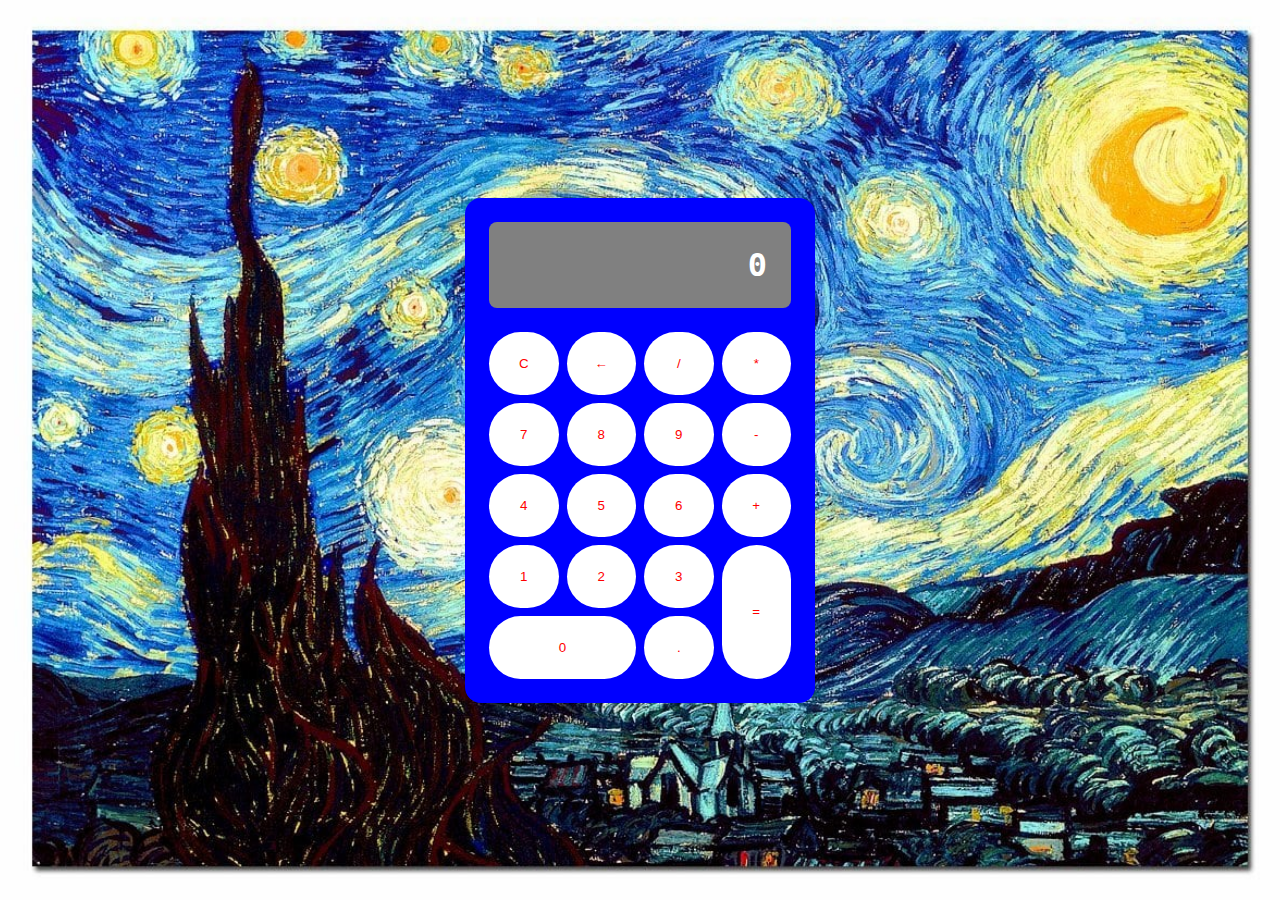
<file: calcula/calculadora.html>
<!DOCTYPE html>
<html lang="es">
<head>
    <meta charset="UTF-8">
    <meta http-equiv="X-UA-Compatible" content="IE=edge">
    <meta name="viewport" content="width=device-width, initial-scale=1.0">
    <title>Calculardora</title>
    <link rel="stylesheet" href="calculadora.css">
</head>
<body>

    <div class="calculadora">
        <div class="pantalla">0</div>
        <button id="c" class="btn">C</button>
        <button id="borrar" class="btn">←</button>
        <button class="btn">/</button>
        <button class="btn">*</button>
        <button class="btn">7</button>
        <button class="btn">8</button>
        <button class="btn">9</button>
        <button class="btn">-</button>
        <button class="btn">4</button>
        <button class="btn">5</button>
        <button class="btn">6</button>
        <button class="btn">+</button>
        <button class="btn">1</button>
        <button class="btn">2</button>
        <button class="btn">3</button>
        <button id="igual" class="btn">=</button>
        <button id="cero" class="btn">0</button>
        <button class="btn">.</button>
    </div>
    <script src="calculadora.js"></script>

</body>
</html>
</file>
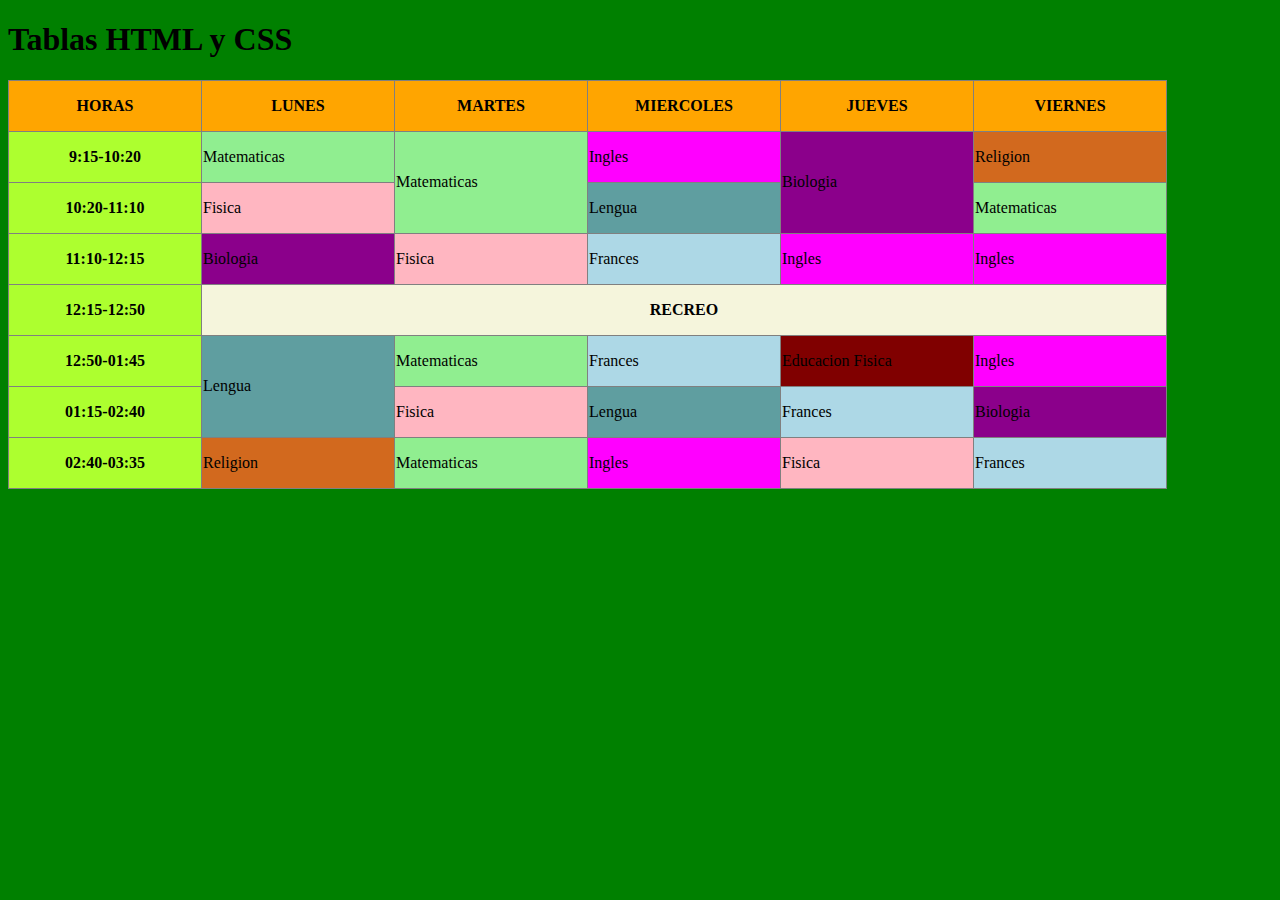
<file: materiatecnm/materias.html>
<!DOCTYPE html>
<html lang="es">
    <head>
        <title>TABLAS HTML Y CSS</title>
        <meta charset="UTF-8" />
        <meta name="author" content="MarceloMtz">
        <meta name="viewport" content="width=device-width, initial-1.0">
        <link rel="stylesheet" type="text/css" href="materias.css">
    </head>
        <body>
            <h1>Tablas HTML y CSS</h1>
            <table border="1">
                <tr>
                    <th>HORAS</th>
                    <th>LUNES</th>
                    <th>MARTES</th>
                    <th>MIERCOLES</th>
                    <th>JUEVES</th>
                    <th>VIERNES</th>
                </tr>
                <tr>
                    <th>9:15-10:20</th>
                    <td class="matematicas">Matematicas</td>
                    <td rowspan="2" class="matematicas">Matematicas</td>
                    <td class="ingles">Ingles</td>
                    <td rowspan="2" class="biologia">Biologia</td>
                    <td class="religion">Religion</td>
                </tr>
                <tr>
                    <th>10:20-11:10</th>
                    <td class="fisica">Fisica</td>
                    <td class="lengua">Lengua</td>
                    <td class="matematicas">Matematicas</td>
                </tr>
                <tr>
                    <th>11:10-12:15</th>
                    <td class="biologia">Biologia</td>
                    <td class="fisica">Fisica</td>
                    <td class="frances">Frances</td>
                    <td class="ingles">Ingles</td>
                    <td class="ingles">Ingles</td>
                </tr>
                <tr>
                    <th>12:15-12:50</th>
                    <td colspan="5">RECREO</td>
                </tr>
                <tr>
                    <th>12:50-01:45</th>
                    <td rowspan="2" class="lengua">Lengua</td>
                    <td class="matematicas">Matematicas</td>
                    <td class="frances">Frances</td>
                    <td class="educacion">Educacion Fisica</td>
                    <td class="ingles">Ingles</td>
                </tr>
                <tr>
                    <th>01:15-02:40</th>
                    <td class="fisica">Fisica</td>
                    <td class="lengua">Lengua</td>
                    <td class="frances">Frances</td>
                    <td class="biologia">Biologia</td>
                </tr>
                <tr>
                    <th>02:40-03:35</th>
                    <td class="religion">Religion</td>
                    <td class="matematicas">Matematicas</td>
                    <td class="ingles">Ingles</td>
                    <td class="fisica">Fisica</td>
                    <td class="frances">Frances</td>
                </tr>
            </table>
    </body>
</html>
</file>
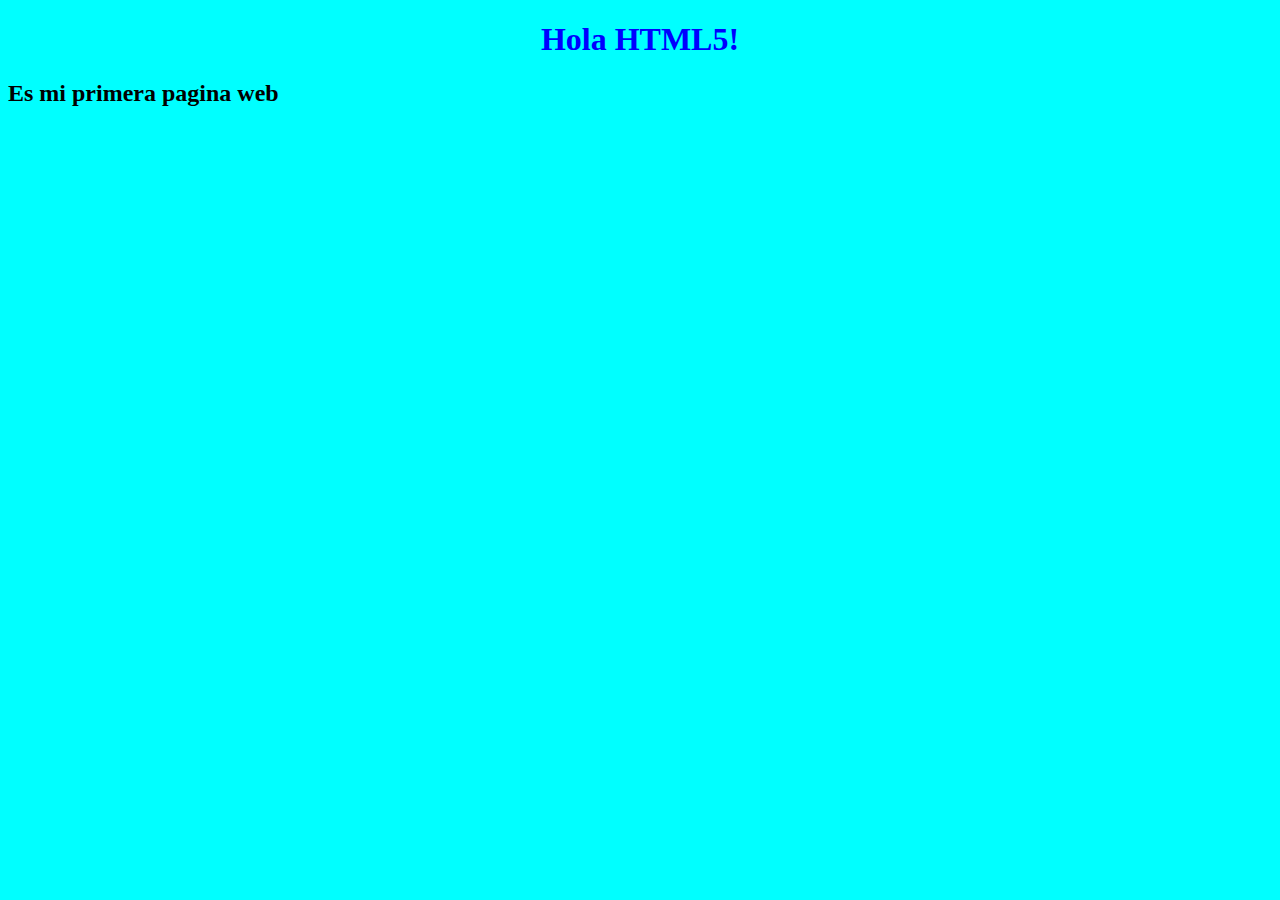
<file: Practica1/ejemplo1.html>
<!DOCTYPE HTML>
<HEAD>
    <meta charter"utf-8">
    <title>Mi primer ejemplo </title>

    <link rel="stylesheet" href="estilos/estilo.css">
    <link rel="icon" href="imagenes/imagen1.jpg">
</HEAD>

<BODY>
<hgroup>
    <h1>Hola HTML5!</h1>
    <h2>Es mi primera pagina web</h2>
</hgroup>
<script src="script.js" ></script>
</BODY>
</HTML>
</file>
<file: calcula/calculadora.css>
*{
    margin: 0;
    padding: 0;
    box-sizing: border-box;
    font-family: sans-serif;
}

body{
 min-height: 100vh;
 background-color: white;
 display: grid;
 place-items: center;   
}

.calculadora{
    background-color: blue;
    color: white;
    width: 350px;
    max-width: 100%;
    padding: 1.5rem;
    border-radius: 1rem;
    display: grid;
    grid-template-columns: repeat(4, 1fr);
    gap: .5rem;
}

.pantalla{
    grid-column: 1/-1;
    background-color: gray;
    padding: 1.5rem;
    font-size: 2rem;
    text-align: right;
    border-radius: .5rem;
    margin-bottom: 1rem;
    font-family: monospace;
    font-weight: 600;
}

.btn{
    background-color: white;
    color: red;
    border: 0;
    padding: 1.5rem .5rem;
    display: flex;
    justify-content: center;
    align-items: center;
    border-radius: 5rem;
    cursor: pointer;
}

.btn:hover{
    background-color: lightgray;
}

#cero{
    grid-column: span 2;
}

#igual{
    grid-row: span 2;
    background-color: white;
}

#igual:hover{
    background-color: brown;
}

body{
    display: flex;
    justify-content: center;
    align-items: center;
    min-height: 100vh;
    background:url("imagen/noche\ de\ estrellas.jpeg")no-repeat;
    background-size: cover;
    background-position: center center; 
}
</file>
<file: materiatecnm/materias.css>
table th{
    width: 10em;
    padding: 1em;
}

table{
    border-collapse: collapse;
}

tr:nth-of-type(1) > th {
    background-color: orange;
}

td[colspan]{
    text-align: center;
    background-color: beige;
    font-weight: bold;
}

.lengua {
    background-color: cadetblue;
}

.religion {
    background-color: chocolate;
}

.ingles {
    background-color: magenta;
}

.fisica {
    background-color: yellow;
}

.matematicas {
    background-color: lightgreen;
}

.biologia {
    background-color: darkmagenta;
}

.frances {
    background-color: lightblue;
}

.fisica {
    background-color: lightpink;
}

.educacion {
    background-color: maroon;
}

.recreo {
    background-color: goldenrod;
}

tr:nth-of-type(2) > th,
tr:nth-of-type(3) > th,
tr:nth-of-type(4) > th,
tr:nth-of-type(5) > th,
tr:nth-of-type(6) > th,
tr:nth-of-type(7) > th,
tr:nth-of-type(8) > th {
    background-color: greenyellow;
}

body {
    background-color: green;
}
</file>
<file: Practica1/estilos/estilo.css>
body{
    background: aqua;
    color: black;
}
h1{
    color: blue;
    text-align: center;
}
h2{
    color: black;
    text-align: justify;
}
</file>
